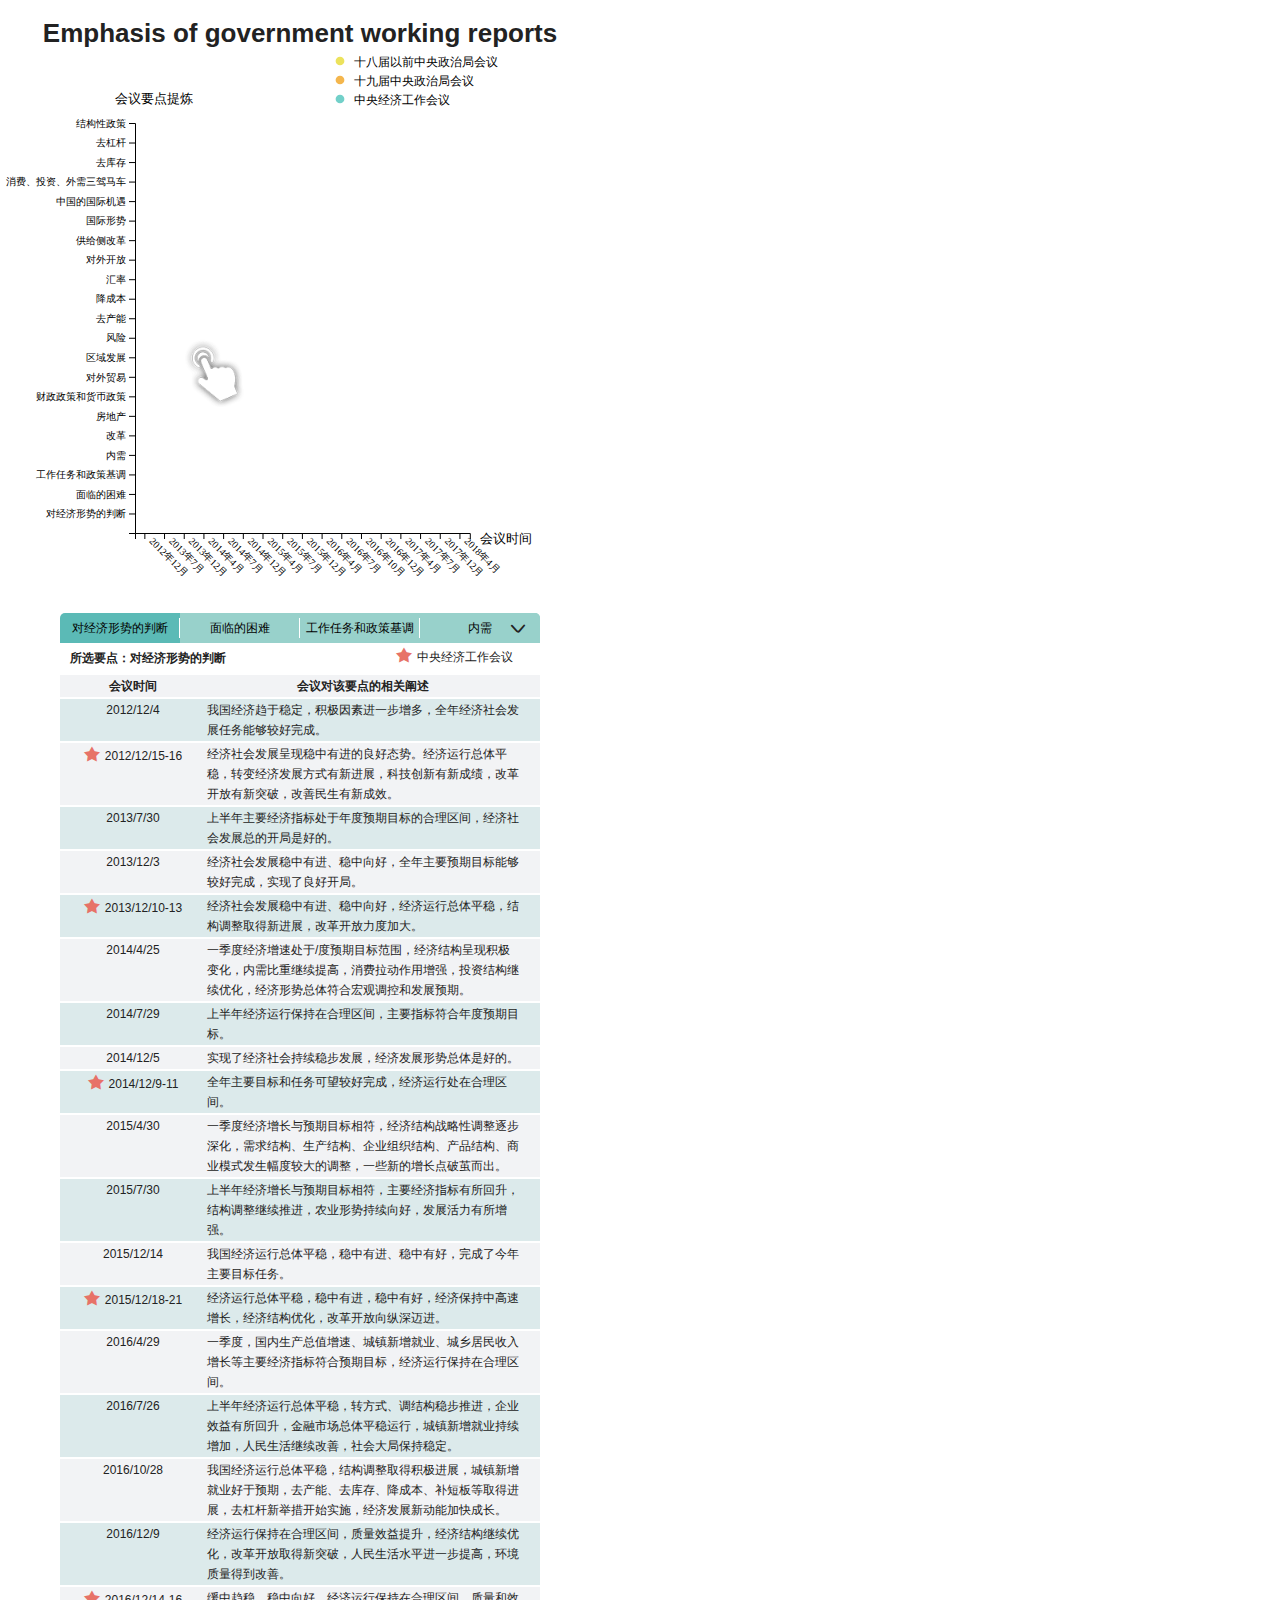
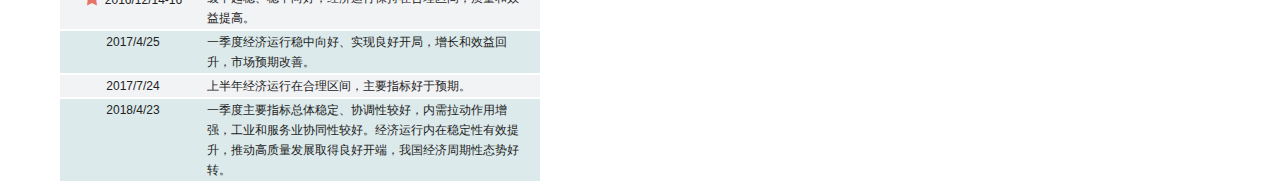
<file: index.html>
<!doctype html>
<html>
<head>
  <meta charset="utf-8">
  <title>Scatter</title>
  <meta name="description" content="Example Bubble chart implementation in JS. Based on NYT visualization">
  <meta name="author" content="Jim Vallandingham">
  <meta name="viewport" content="width=device-width,initial-scale=1">
  <link rel="stylesheet" href="css/reset.css">
  <link rel="stylesheet" href="css/scatter2.css">
  <link rel="stylesheet" href="iconfont/iconfont.css">
  <script src='js/jquery-3.2.1.min.js'></script>
</head>
<body>
  <div class="container">
    <h1>Emphasis of government working reports</h1>
    <br/>
    <div id="legendcontainer"><svg class="legend"></svg></div>
    <div id="vis">
    	<div class="hand"><img src="hand.png" width="80" /></div>
    </div>
    <div class="bottom">
      <ul class="pointlist">
        <li></li>
        <li></li>
        <li></li>
        <li class="borderchange special"></li>
        <li></li>
        <li></li>
        <li></li>
        <li class="borderchange"></li>
        <li></li>
        <li></li>
        <li></li>
        <li class="borderchange"></li>
        <li></li>
        <li></li>
        <li class="borderchange"></li>
        <li></li>
        <li></li>
        <li class="borderchange"></li>
        <li></li>
        <li></li>
        <li class="borderchange"></li>
        <i class="icon iconfont icon-jiantouxia icon1"></i>
      </ul>
      <div class="icon2"></div>
      <span id="icon3holder"><i id="icon3" class='icon iconfont icon-xingxing'></i>中央经济工作会议</span>
    </div>
  </div>

  <script src="js/d3.js"></script>
  <script src="js/legend.min.js"></script>
  <script src="js/scatter.js"></script>
  <script src="js/tabs.js"></script>
</body>
</html>
<script type="text/javascript">
// change into blue small dots
var arr=[9,11,12,7,3,24,20,22,15,19,18,17,4,
  33,29,42,51,60,60,57,62,36,
  46,47,48,49,50,56,55];

$(".dotboard").find(".dots").each(function () {
  console.log("1");
  for (var i = 0; i < arr.length; i++) {
      if ($(this).prop("id")==arr[i]) {
          $(this).css("r",5);
          console.log(d3.select(this)._groups[0][0]);
          // d3.select(this)._groups[0][0].attr("r",5)
      }
  }
})
// mouseover show details
var circles=mboard.selectAll("circle")
circles.on("mouseover", function (d,i) {
  console.log(i);
  var tool_tip =d3.select(".container").append("div")
                   .attr("class", "tooltip")
                   .style("opacity", 0);
    $(".hand").remove();
     tool_tip.html(changedetails[i])
             .style("left", (d3.event.pageX+10) + "px")
             .style("top", (d3.event.pageY-20) + "px")
             .style("background",$(this).css("fill"))
    if (d3.event.pageX>svgwidth*0.7) {
       tool_tip.style("left",d3.event.pageX-$(".tooltip").width()*1.3+ "px")
    }
    if (d3.event.pageY>svgheight*0.8) {
       tool_tip.style("top",d3.event.pageY-$(".tooltip").height()*1.2+ "px")
    }
    if ($(".tooltip").height()>svgheight*0.5) {
      tool_tip.style("top",d3.event.pageY-$(".tooltip").height()*0.6+ "px")
    }
     tool_tip.transition()
             .duration(500)
             .style("opacity",0.9)
   })
circles.on("mouseout",function () {$(".tooltip").remove()});
//legend
d3.select(".legend").append("g")
                   .attr("class", "legendOrdinal")
                   .attr("transform", "translate(10,10)");
var legendOrdinal = d3.legendColor()
                    .shape("path", d3.symbol().type(d3.symbolCircle).size(60)())
                    .shapePadding(5)
                    .scale(colorscale);
d3.select(".legendOrdinal")
      .style("font", "12px times")
      .attr("fill","black")
      .call(legendOrdinal);
$(".cell").eq(3).remove();
$(".cell").eq(4).remove();

</script>
</file>
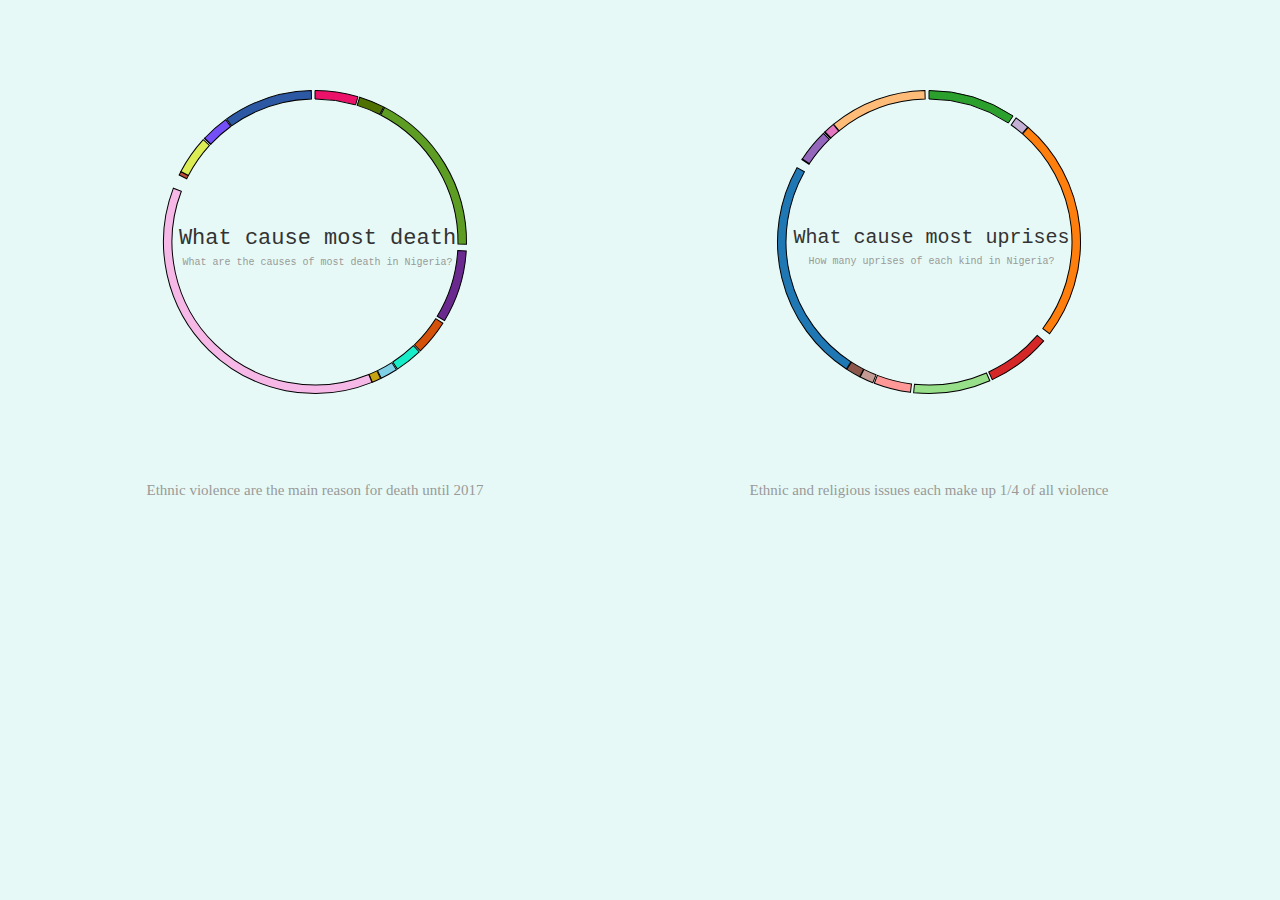
<file: conflict.html>
<!DOCTYPE html>
<html lang="en">
<head>
  <meta charset="UTF-8">
  <meta name="viewport" content="width=device-width, initial-scale=1.0">
  <meta http-equiv="X-UA-Compatible" content="ie=edge">
  <title>Reason of conflict in Nigeria</title>
</head>
<style media="screen">
*{margin:0;padding:0}
  #echarts{text-align: center;position: absolute; }
  #pieChart{position: absolute;z-index: 22;}
  #pieChart2{position: absolute;z-index: 22;margin-left:48%}

</style>
<body>
  <div id="echarts" style="width: 100%; height: 100%;background-color:rgb(206, 244, 238,0.5)">
    <div id="pieChart"></div>
    <div id="pieChart2"></div>
  </div>
</body>
</html>
<script type="text/javascript" src="js/d3.min.js"></script>
<script src="js/d3-scale-chromatic.min.js"></script>
<script type="text/javascript" src="js/d3.pie.min.js"></script>
<script type="text/javascript">
var data0=[];
d3.csv("reasons for violence.csv", function(data) {
    data.forEach(function(d) {
    d.death = +d.death;
    d["death percentage"] = +d["death percentage"];
    d.times=+d.times;
    });
    [...data0]=[...data];
    console.log(data0);
    let colors=["rgb(246, 185, 231)","rgb(93, 157, 36)","rgb(45, 89, 164)","rgb(235, 18, 105)","rgb(213, 82, 11)",
  "rgb(106, 41, 143)","rgb(23, 237, 201)","rgb(219, 236, 84)","rgb(78, 113, 1)","rgb(198, 163, 17)","rgb(127, 208, 231)",
  "rgb(116, 78, 246)","rgba(187, 77, 57)","rgb(46, 215, 139)"]
    let arr1=data0.map((d,i)=>{return{"label":d.issue,
                           "value":d.death,
                           "color":colors[i]}
    })
  console.log(arr1);
  // var blues = d3.scaleOrdinal(d3.schemeBlues[12]);
  var colorScale = d3.scaleOrdinal()
    .domain([0, 13])
    .range(d3.schemeCategory20);
  let arr2=data0.map((d,i)=>{return{"label":d.issue,
                         "value":d.times,
                         "color":colorScale(i)}
  })
console.log(arr2);
  var pie = new d3pie("pieChart", {
  	"header": {
  		"title": {
  			"text": "What cause most death",
  			"fontSize": 22,
  			"font": "courier"
  		},
  		"subtitle": {
  			"text": "What are the causes of most death in Nigeria?",
  			"color": "#999999",
  			"fontSize": 10,
  			"font": "courier"
  		},
  		"location": "pie-center",
  		"titleSubtitlePadding": 10
  	},
  	"footer": {
  		"text": "Ethnic violence are the main reason for death until 2017",
  		"color": "#999999",
  		"fontSize": 15,
  		"font": "open sans",
  		"location": "bottom-center"
  	},
  	"size": {
  		"canvasWidth": 630,
  		"pieInnerRadius": "95%",
  		"pieOuterRadius": "70%"
  	},
  	"data": {
  		"sortOrder": "label-desc",
  		"content":arr1
  	},
  	"labels": {
  		"outer": {
  			"format": "label-percentage1",
  			"pieDistance": 20
  		},
  		"inner": {
  			"format": "none"
  		},
  		"mainLabel": {
  			"fontSize": 11
  		},
  		"percentage": {
  			"color": "#999999",
  			"fontSize": 11,
  			"decimalPlaces": 0
  		},
  		"value": {
  			"color": "#cccc43",
  			"fontSize": 11
  		},
  		"lines": {
  			"enabled": true,
  			"color": "#777777"
  		},
  		"truncation": {
  			"enabled": true
  		}
  	},
  	"effects": {
  		"pullOutSegmentOnClick": {
  			"effect": "linear",
  			"speed": 400,
  			"size": 8
  		}
  	},
  	"misc": {
  		"colors": {
  			"segmentStroke": "#000000"
  		}
  	}
  });

  var pie2 = new d3pie("pieChart2", {
    "header": {
      "title": {
        "text": "What cause most uprises",
        "fontSize": 20,
        "font": "courier"
      },
      "subtitle": {
        "text": "How many uprises of each kind in Nigeria?",
        "color": "#999999",
        "fontSize": 10,
        "font": "courier"
      },
      "location": "pie-center",
      "titleSubtitlePadding": 10
    },
    "footer": {
      "text": "Ethnic and religious issues each make up 1/4 of all violence",
      "color": "#999999",
      "fontSize": 15,
      "font": "open sans",
      "location": "bottom-center"
    },
    "size": {
      "canvasWidth": 630,
      "pieInnerRadius": "95%",
      "pieOuterRadius": "70%"
    },
    "data": {
      "sortOrder": "label-desc",
      "content":arr2
    },
    "labels": {
      "outer": {
        "format": "label-percentage1",
        "pieDistance": 20
      },
      "inner": {
        "format": "none"
      },
      "mainLabel": {
        "fontSize": 11
      },
      "percentage": {
        "color": "#999999",
        "fontSize": 11,
        "decimalPlaces": 0
      },
      "value": {
        "color": "#cccc43",
        "fontSize": 11
      },
      "lines": {
        "enabled": true,
        "color": "#777777"
      },
      "truncation": {
        "enabled": true
      }
    },
    "effects": {
      "pullOutSegmentOnClick": {
        "effect": "linear",
        "speed": 400,
        "size": 8
      }
    },
    "misc": {
      "colors": {
        "segmentStroke": "#000000"
      }
    }
  });
});


</script>
</file>
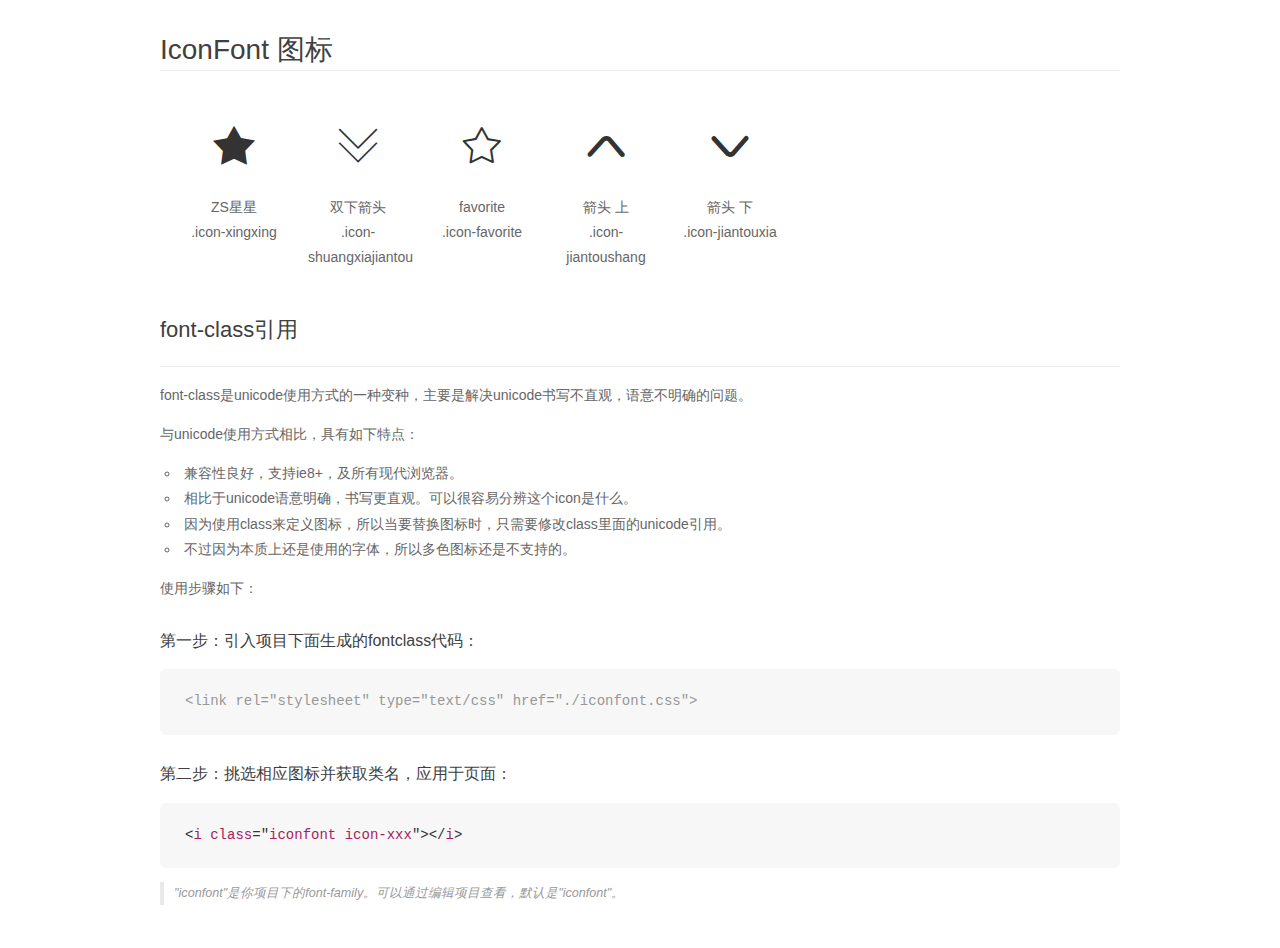
<file: iconfont/demo_fontclass.html>
<!DOCTYPE html>
<html>
<head>
    <meta charset="utf-8"/>
    <title>IconFont</title>
    <link rel="stylesheet" href="demo.css">
    <link rel="stylesheet" href="iconfont.css">
</head>
<body>
    <div class="main markdown">
        <h1>IconFont 图标</h1>
        <ul class="icon_lists clear">
            
                <li>
                <i class="icon iconfont icon-xingxing"></i>
                    <div class="name">ZS星星</div>
                    <div class="fontclass">.icon-xingxing</div>
                </li>
            
                <li>
                <i class="icon iconfont icon-shuangxiajiantou"></i>
                    <div class="name">双下箭头</div>
                    <div class="fontclass">.icon-shuangxiajiantou</div>
                </li>
            
                <li>
                <i class="icon iconfont icon-favorite"></i>
                    <div class="name">favorite</div>
                    <div class="fontclass">.icon-favorite</div>
                </li>
            
                <li>
                <i class="icon iconfont icon-jiantoushang"></i>
                    <div class="name">箭头 上</div>
                    <div class="fontclass">.icon-jiantoushang</div>
                </li>
            
                <li>
                <i class="icon iconfont icon-jiantouxia"></i>
                    <div class="name">箭头 下</div>
                    <div class="fontclass">.icon-jiantouxia</div>
                </li>
            
        </ul>

        <h2 id="font-class-">font-class引用</h2>
        <hr>

        <p>font-class是unicode使用方式的一种变种，主要是解决unicode书写不直观，语意不明确的问题。</p>
        <p>与unicode使用方式相比，具有如下特点：</p>
        <ul>
        <li>兼容性良好，支持ie8+，及所有现代浏览器。</li>
        <li>相比于unicode语意明确，书写更直观。可以很容易分辨这个icon是什么。</li>
        <li>因为使用class来定义图标，所以当要替换图标时，只需要修改class里面的unicode引用。</li>
        <li>不过因为本质上还是使用的字体，所以多色图标还是不支持的。</li>
        </ul>
        <p>使用步骤如下：</p>
        <h3 id="-fontclass-">第一步：引入项目下面生成的fontclass代码：</h3>


        <pre><code class="lang-js hljs javascript"><span class="hljs-comment">&lt;link rel="stylesheet" type="text/css" href="./iconfont.css"&gt;</span></code></pre>
        <h3 id="-">第二步：挑选相应图标并获取类名，应用于页面：</h3>
        <pre><code class="lang-css hljs">&lt;<span class="hljs-selector-tag">i</span> <span class="hljs-selector-tag">class</span>="<span class="hljs-selector-tag">iconfont</span> <span class="hljs-selector-tag">icon-xxx</span>"&gt;&lt;/<span class="hljs-selector-tag">i</span>&gt;</code></pre>
        <blockquote>
        <p>"iconfont"是你项目下的font-family。可以通过编辑项目查看，默认是"iconfont"。</p>
        </blockquote>
    </div>
</body>
</html>
</file>
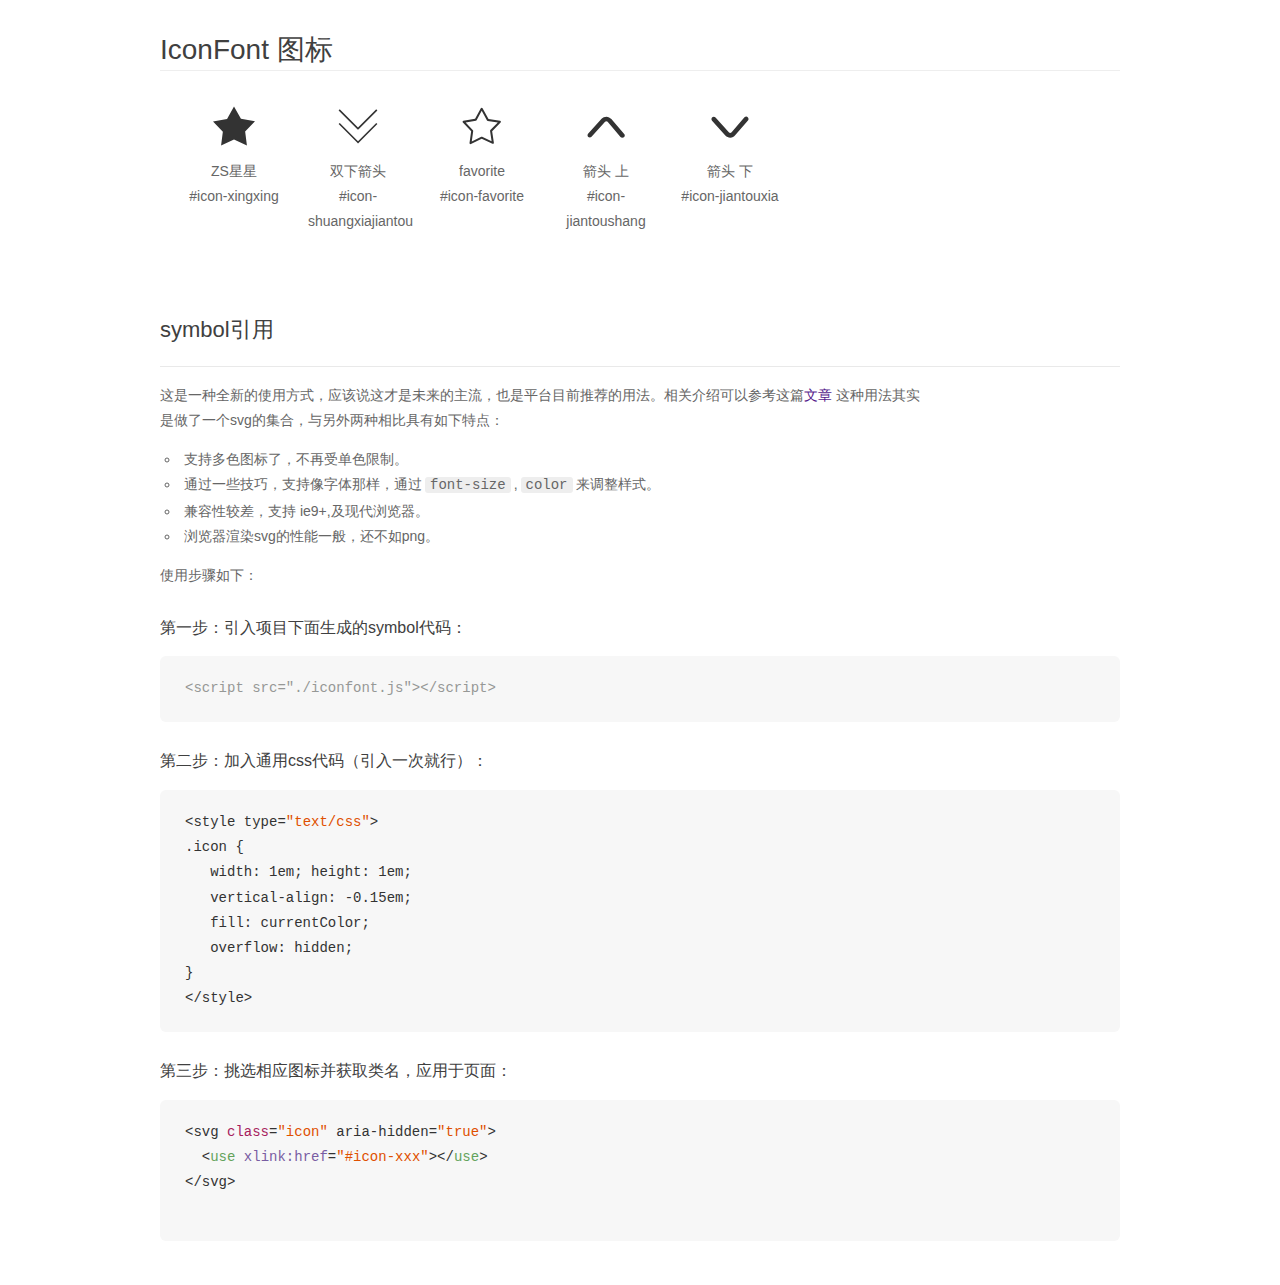
<file: iconfont/demo_symbol.html>
<!DOCTYPE html>
<html>
<head>
    <meta charset="utf-8"/>
    <title>IconFont</title>
    <link rel="stylesheet" href="demo.css">
    <script src="iconfont.js"></script>

    <style type="text/css">
        .icon {
          /* 通过设置 font-size 来改变图标大小 */
          width: 1em; height: 1em;
          /* 图标和文字相邻时，垂直对齐 */
          vertical-align: -0.15em;
          /* 通过设置 color 来改变 SVG 的颜色/fill */
          fill: currentColor;
          /* path 和 stroke 溢出 viewBox 部分在 IE 下会显示
             normalize.css 中也包含这行 */
          overflow: hidden;
        }

    </style>
</head>
<body>
    <div class="main markdown">
        <h1>IconFont 图标</h1>
        <ul class="icon_lists clear">
            
                <li>
                    <svg class="icon" aria-hidden="true">
                        <use xlink:href="#icon-xingxing"></use>
                    </svg>
                    <div class="name">ZS星星</div>
                    <div class="fontclass">#icon-xingxing</div>
                </li>
            
                <li>
                    <svg class="icon" aria-hidden="true">
                        <use xlink:href="#icon-shuangxiajiantou"></use>
                    </svg>
                    <div class="name">双下箭头</div>
                    <div class="fontclass">#icon-shuangxiajiantou</div>
                </li>
            
                <li>
                    <svg class="icon" aria-hidden="true">
                        <use xlink:href="#icon-favorite"></use>
                    </svg>
                    <div class="name">favorite</div>
                    <div class="fontclass">#icon-favorite</div>
                </li>
            
                <li>
                    <svg class="icon" aria-hidden="true">
                        <use xlink:href="#icon-jiantoushang"></use>
                    </svg>
                    <div class="name">箭头 上</div>
                    <div class="fontclass">#icon-jiantoushang</div>
                </li>
            
                <li>
                    <svg class="icon" aria-hidden="true">
                        <use xlink:href="#icon-jiantouxia"></use>
                    </svg>
                    <div class="name">箭头 下</div>
                    <div class="fontclass">#icon-jiantouxia</div>
                </li>
            
        </ul>


        <h2 id="symbol-">symbol引用</h2>
        <hr>

        <p>这是一种全新的使用方式，应该说这才是未来的主流，也是平台目前推荐的用法。相关介绍可以参考这篇<a href="">文章</a>
        这种用法其实是做了一个svg的集合，与另外两种相比具有如下特点：</p>
        <ul>
          <li>支持多色图标了，不再受单色限制。</li>
          <li>通过一些技巧，支持像字体那样，通过<code>font-size</code>,<code>color</code>来调整样式。</li>
          <li>兼容性较差，支持 ie9+,及现代浏览器。</li>
          <li>浏览器渲染svg的性能一般，还不如png。</li>
        </ul>
        <p>使用步骤如下：</p>
        <h3 id="-symbol-">第一步：引入项目下面生成的symbol代码：</h3>
        <pre><code class="lang-js hljs javascript"><span class="hljs-comment">&lt;script src="./iconfont.js"&gt;&lt;/script&gt;</span></code></pre>
        <h3 id="-css-">第二步：加入通用css代码（引入一次就行）：</h3>
        <pre><code class="lang-js hljs javascript">&lt;style type=<span class="hljs-string">"text/css"</span>&gt;
.icon {
   width: <span class="hljs-number">1</span>em; height: <span class="hljs-number">1</span>em;
   vertical-align: <span class="hljs-number">-0.15</span>em;
   fill: currentColor;
   overflow: hidden;
}
&lt;<span class="hljs-regexp">/style&gt;</span></code></pre>
        <h3 id="-">第三步：挑选相应图标并获取类名，应用于页面：</h3>
        <pre><code class="lang-js hljs javascript">&lt;svg <span class="hljs-class"><span class="hljs-keyword">class</span></span>=<span class="hljs-string">"icon"</span> aria-hidden=<span class="hljs-string">"true"</span>&gt;<span class="xml"><span class="hljs-tag">
  &lt;<span class="hljs-name">use</span> <span class="hljs-attr">xlink:href</span>=<span class="hljs-string">"#icon-xxx"</span>&gt;</span><span class="hljs-tag">&lt;/<span class="hljs-name">use</span>&gt;</span>
</span>&lt;<span class="hljs-regexp">/svg&gt;
        </span></code></pre>
    </div>
</body>
</html>
</file>
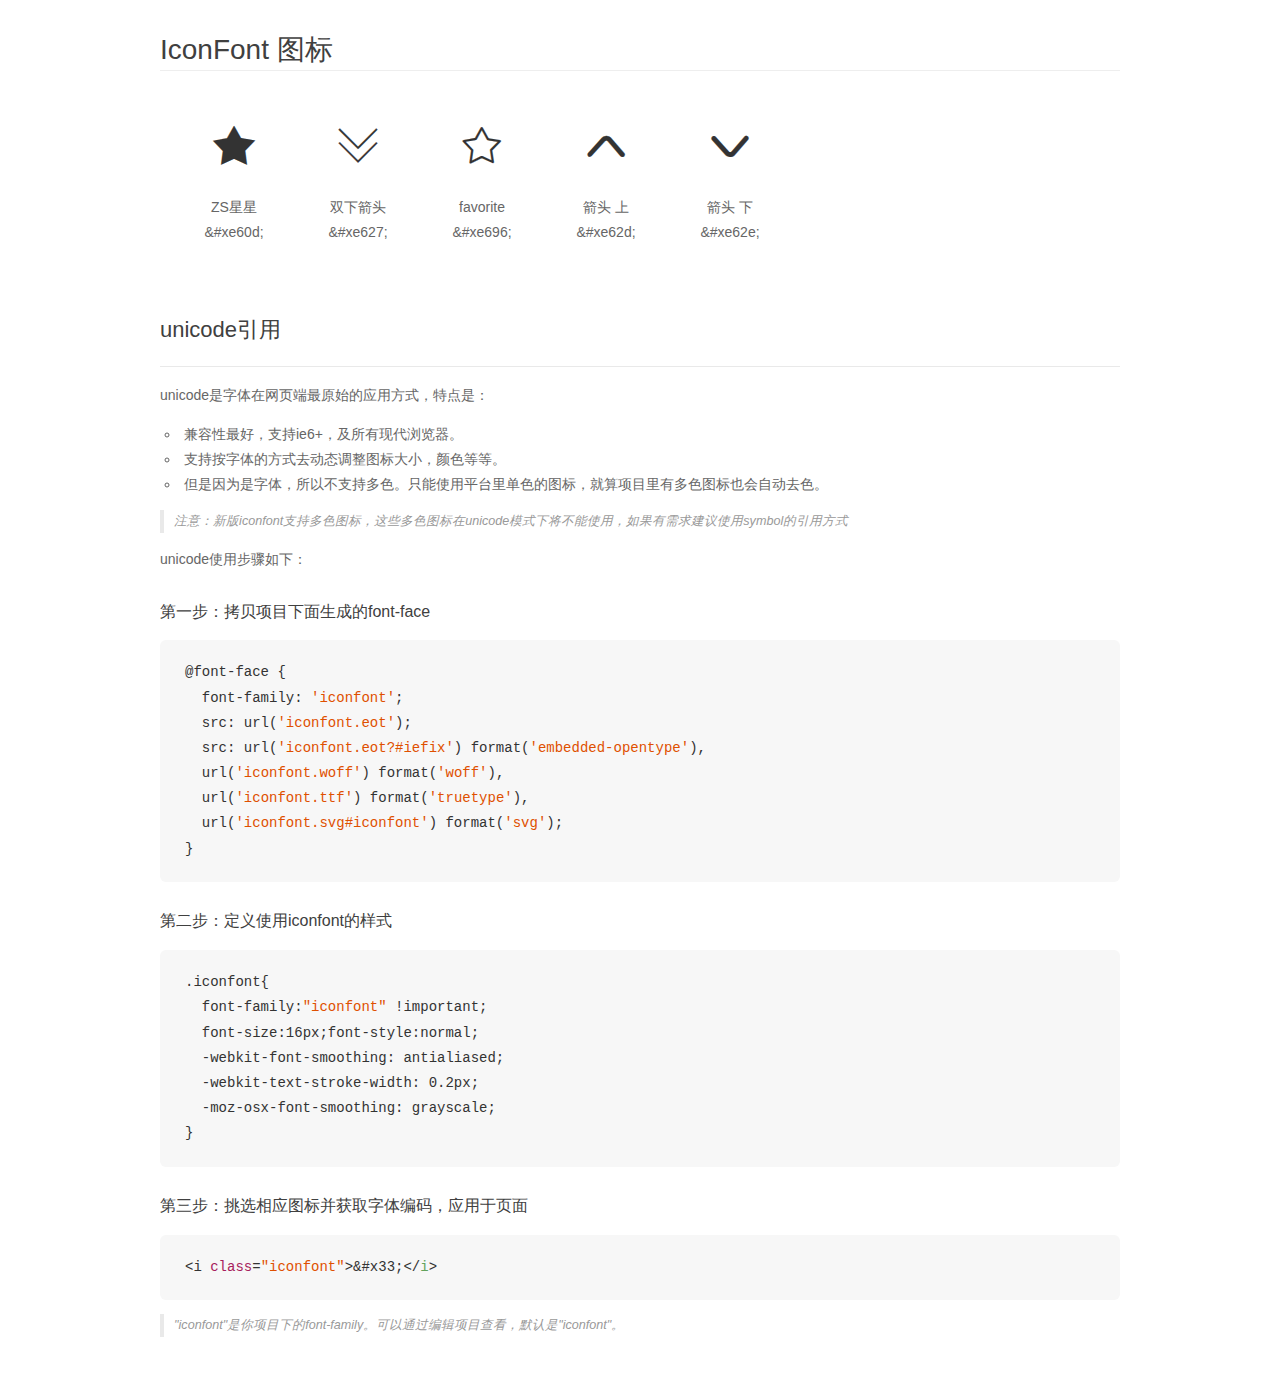
<file: iconfont/demo_unicode.html>
<!DOCTYPE html>
<html>
<head>
    <meta charset="utf-8"/>
    <title>IconFont</title>
    <link rel="stylesheet" href="demo.css">

    <style type="text/css">

        @font-face {font-family: "iconfont";
          src: url('iconfont.eot'); /* IE9*/
          src: url('iconfont.eot#iefix') format('embedded-opentype'), /* IE6-IE8 */
          url('iconfont.woff') format('woff'), /* chrome, firefox */
          url('iconfont.ttf') format('truetype'), /* chrome, firefox, opera, Safari, Android, iOS 4.2+*/
          url('iconfont.svg#iconfont') format('svg'); /* iOS 4.1- */
        }

        .iconfont {
          font-family:"iconfont" !important;
          font-size:16px;
          font-style:normal;
          -webkit-font-smoothing: antialiased;
          -webkit-text-stroke-width: 0.2px;
          -moz-osx-font-smoothing: grayscale;
        }

    </style>
</head>
<body>
    <div class="main markdown">
        <h1>IconFont 图标</h1>
        <ul class="icon_lists clear">
            
                <li>
                <i class="icon iconfont">&#xe60d;</i>
                    <div class="name">ZS星星</div>
                    <div class="code">&amp;#xe60d;</div>
                </li>
            
                <li>
                <i class="icon iconfont">&#xe627;</i>
                    <div class="name">双下箭头</div>
                    <div class="code">&amp;#xe627;</div>
                </li>
            
                <li>
                <i class="icon iconfont">&#xe696;</i>
                    <div class="name">favorite</div>
                    <div class="code">&amp;#xe696;</div>
                </li>
            
                <li>
                <i class="icon iconfont">&#xe62d;</i>
                    <div class="name">箭头 上</div>
                    <div class="code">&amp;#xe62d;</div>
                </li>
            
                <li>
                <i class="icon iconfont">&#xe62e;</i>
                    <div class="name">箭头 下</div>
                    <div class="code">&amp;#xe62e;</div>
                </li>
            
        </ul>
        <h2 id="unicode-">unicode引用</h2>
        <hr>

        <p>unicode是字体在网页端最原始的应用方式，特点是：</p>
        <ul>
        <li>兼容性最好，支持ie6+，及所有现代浏览器。</li>
        <li>支持按字体的方式去动态调整图标大小，颜色等等。</li>
        <li>但是因为是字体，所以不支持多色。只能使用平台里单色的图标，就算项目里有多色图标也会自动去色。</li>
        </ul>
        <blockquote>
        <p>注意：新版iconfont支持多色图标，这些多色图标在unicode模式下将不能使用，如果有需求建议使用symbol的引用方式</p>
        </blockquote>
        <p>unicode使用步骤如下：</p>
        <h3 id="-font-face">第一步：拷贝项目下面生成的font-face</h3>
        <pre><code class="lang-js hljs javascript">@font-face {
  font-family: <span class="hljs-string">'iconfont'</span>;
  src: url(<span class="hljs-string">'iconfont.eot'</span>);
  src: url(<span class="hljs-string">'iconfont.eot?#iefix'</span>) format(<span class="hljs-string">'embedded-opentype'</span>),
  url(<span class="hljs-string">'iconfont.woff'</span>) format(<span class="hljs-string">'woff'</span>),
  url(<span class="hljs-string">'iconfont.ttf'</span>) format(<span class="hljs-string">'truetype'</span>),
  url(<span class="hljs-string">'iconfont.svg#iconfont'</span>) format(<span class="hljs-string">'svg'</span>);
}
</code></pre>
        <h3 id="-iconfont-">第二步：定义使用iconfont的样式</h3>
        <pre><code class="lang-js hljs javascript">.iconfont{
  font-family:<span class="hljs-string">"iconfont"</span> !important;
  font-size:<span class="hljs-number">16</span>px;font-style:normal;
  -webkit-font-smoothing: antialiased;
  -webkit-text-stroke-width: <span class="hljs-number">0.2</span>px;
  -moz-osx-font-smoothing: grayscale;
}
</code></pre>
        <h3 id="-">第三步：挑选相应图标并获取字体编码，应用于页面</h3>
        <pre><code class="lang-js hljs javascript">&lt;i <span class="hljs-class"><span class="hljs-keyword">class</span></span>=<span class="hljs-string">"iconfont"</span>&gt;&amp;#x33;<span class="xml"><span class="hljs-tag">&lt;/<span class="hljs-name">i</span>&gt;</span></span></code></pre>

        <blockquote>
        <p>"iconfont"是你项目下的font-family。可以通过编辑项目查看，默认是"iconfont"。</p>
        </blockquote>
    </div>


</body>
</html>
</file>
<file: css/scatter2.css>
h1{text-align: center;}
p{text-align: center;}
.container {
  max-width: 600px;
  height: auto;
  position: relative;
  /*margin: auto;*/
}
.bottom{position: relative;height: auto;margin-left: 10%;margin-top: 30px;margin-right: 10%;}

.pointlist{
  width: 100%;
  height: 25px;
  list-style:none;
  margin: 0px;
  padding: 0px;position: absolute;left: 0;
  /* overflow: hidden; */
}
.pointlist .icon1{position: absolute;width: 30px;padding-top:6px;
 height: 24px;background-color:rgb(152, 209, 203);float: left;transform: translateX(-30px);
 border-top-right-radius: 5px;}
.pointlist li{text-align: center;
              vertical-align: bottom;
              width:25%;
              font-size: 12px;
              line-height: 20px;
              background-color: rgb(152, 209, 203);
              height: 30px;
              margin: 0;
              display: inline-block;
              float:left;}
.pointlist li:first-child{border-top-left-radius: 5px;}
.pointlist li:nth-child(4){border-top-right-radius: 5px;}
.pointlist li:nth-child(n+13){width: 33.33333%}

.pointlist li a{display: block;height: 20px; box-sizing: border-box;
  border-right: 1px solid white;color: black;vertical-align: top;
text-decoration: none;padding-left: 5px;padding-right: 5px;margin-top:5px;}
.pointlist .borderchange a{border-right:1px solid rgb(152, 209, 203)}

.pointlist li table {position: absolute;display: none;width: 100%;height: auto;font-size: 12px;
  left: 0;top:30px;overflow: hidden;z-index: -200;max-height: 460px;}
.pointlist li table tr{clear: both;float: none;background-color: #eee;margin-top: 0px;border-top: 2px solid #fff;}
.pointlist li table:first-child{display: block;}
.pointlist li table caption{height: 30px;line-height: 30px;font-size: 12px;font-weight:600;text-align: left;padding-left: 10px;}
.pointlist li table tr:nth-child(2n){background-color: rgb(220,234,235)}
.pointlist li table tr:nth-child(2n+1){background-color: rgb(242,243,245)}
.pointlist li table tr td:first-child,.pointlist li table tr th:first-child{width: 30%;float: left;}
.pointlist li table tr td:last-child,.pointlist li table tr th:last-child{width: 65%;float: left;text-align: center;}
.pointlist li table tr td:last-child{text-align: left;}

.icon2{position: absolute;left: 50%;top:495px;}
.icon2 i{font-size:22px;}

#icon3holder {position: absolute;left:70%;top:35px;line-height: 15px;font-size:12px;
z-index: -200}
#icon3{width: 20px;height: 20px;fill:rgb(231, 114, 104);color:rgb(231, 114, 104);
background-color: none!important;padding-right:5px;}

/* 散点图*/
#legendcontainer {
  position: absolute;
  left: 55%;
  top:6%;
  width: 30%;
  height: 12%;
}
.legend{
  width: 100%;
  height: 100%;
}

#vis {
  width: 100%;
  height: 500px;
  clear: both;
  margin-bottom: 10px;
  position: relative;
}
.tooltip {
  position: absolute;
  width: 20%;
  height:auto;
  top:0;
  left:0;
  font-size:10px;
  -moz-border-radius:5px;
	border-radius: 5px;
  border: 2px solid #000;
  background: #e4e36c;
	opacity: .3;
  color: black;
	padding: 10px;
  z-index: 10;
}
.hand{position: absolute;left:30%;top: 50%;}

@media (max-width:600px) {
  svg{padding-left:5%}
  .xtext, .ytext {font-size: 9px;}
  g.xaxis, g.yaxis{font-size: 8px;}
  .tooltip {width: 30%}
  #legendcontainer {
    position: relative;
    width: 100%;
    height: 60px;
    left: 0;top:0;
  }
  .legend{
    position: absolute;
    font-size: 10px;
    width: 50%;
    height: 100%;
    left: 0;
    top: 0;
    right: 0;
    bottom: 0;
    overflow: auto;
    margin: auto;
    padding: 0 auto;
    -webkit-transform: translateX(20%);
    -ms-transform: translateX(20%);
    transform: translateX(20%);
  }
  .bottom{margin-left:5%;margin-right:5%;}
  .pointlist li a{padding: 0;font-size:9px;padding: 0;}
  .pointlist li table {position: absolute;width: 100%;height: auto;font-size: 9px;
    left: 0;top:30px;overflow: hidden;z-index: -200;max-height:460px;}
  .pointlist li table caption{font-size: 9px;}
  #icon3holder{font-size:9px;}
}
</file>
<file: iconfont/iconfont.css>
@font-face {font-family: "iconfont";
  src: url('iconfont.eot?t=1525342941959'); /* IE9*/
  src: url('iconfont.eot?t=1525342941959#iefix') format('embedded-opentype'), /* IE6-IE8 */
  url('[data-uri]') format('woff'),
  url('iconfont.ttf?t=1525342941959') format('truetype'), /* chrome, firefox, opera, Safari, Android, iOS 4.2+*/
  url('iconfont.svg?t=1525342941959#iconfont') format('svg'); /* iOS 4.1- */
}

.iconfont {
  font-family:"iconfont" !important;
  font-size:16px;
  font-style:normal;
  -webkit-font-smoothing: antialiased;
  -moz-osx-font-smoothing: grayscale;
}

.icon-xingxing:before { content: "\e60d"; }

.icon-shuangxiajiantou:before { content: "\e627"; }

.icon-favorite:before { content: "\e696"; }

.icon-jiantoushang:before { content: "\e62d"; }

.icon-jiantouxia:before { content: "\e62e"; }
</file>
<file: iconfont/demo.css>
*{margin: 0;padding: 0;list-style: none;}
/*
KISSY CSS Reset
理念：1. reset 的目的不是清除浏览器的默认样式，这仅是部分工作。清除和重置是紧密不可分的。
2. reset 的目的不是让默认样式在所有浏览器下一致，而是减少默认样式有可能带来的问题。
3. reset 期望提供一套普适通用的基础样式。但没有银弹，推荐根据具体需求，裁剪和修改后再使用。
特色：1. 适应中文；2. 基于最新主流浏览器。
维护：玉伯<lifesinger@gmail.com>, 正淳<ragecarrier@gmail.com>
 */

/** 清除内外边距 **/
body, h1, h2, h3, h4, h5, h6, hr, p, blockquote, /* structural elements 结构元素 */
dl, dt, dd, ul, ol, li, /* list elements 列表元素 */
pre, /* text formatting elements 文本格式元素 */
form, fieldset, legend, button, input, textarea, /* form elements 表单元素 */
th, td /* table elements 表格元素 */ {
  margin: 0;
  padding: 0;
}

/** 设置默认字体 **/
body,
button, input, select, textarea /* for ie */ {
  font: 12px/1.5 tahoma, arial, \5b8b\4f53, sans-serif;
}
h1, h2, h3, h4, h5, h6 { font-size: 100%; }
address, cite, dfn, em, var { font-style: normal; } /* 将斜体扶正 */
code, kbd, pre, samp { font-family: courier new, courier, monospace; } /* 统一等宽字体 */
small { font-size: 12px; } /* 小于 12px 的中文很难阅读，让 small 正常化 */

/** 重置列表元素 **/
ul, ol { list-style: none; }

/** 重置文本格式元素 **/
a { text-decoration: none; }
a:hover { text-decoration: underline; }


/** 重置表单元素 **/
legend { color: #000; } /* for ie6 */
fieldset, img { border: 0; } /* img 搭车：让链接里的 img 无边框 */
button, input, select, textarea { font-size: 100%; } /* 使得表单元素在 ie 下能继承字体大小 */
/* 注：optgroup 无法扶正 */

/** 重置表格元素 **/
table { border-collapse: collapse; border-spacing: 0; }

/* 清除浮动 */
.ks-clear:after, .clear:after {
  content: '\20';
  display: block;
  height: 0;
  clear: both;
}
.ks-clear, .clear {
  *zoom: 1;
}

.main {
  padding: 30px 100px;
width: 960px;
margin: 0 auto;
}
.main h1{font-size:36px; color:#333; text-align:left;margin-bottom:30px; border-bottom: 1px solid #eee;}

.helps{margin-top:40px;}
.helps pre{
  padding:20px;
  margin:10px 0;
  border:solid 1px #e7e1cd;
  background-color: #fffdef;
  overflow: auto;
}

.icon_lists{
  width: 100% !important;

}

.icon_lists li{
  float:left;
  width: 100px;
  height:180px;
  text-align: center;
  list-style: none !important;
}
.icon_lists .icon{
  font-size: 42px;
  line-height: 100px;
  margin: 10px 0;
  color:#333;
  -webkit-transition: font-size 0.25s ease-out 0s;
  -moz-transition: font-size 0.25s ease-out 0s;
  transition: font-size 0.25s ease-out 0s;

}
.icon_lists .icon:hover{
  font-size: 100px;
}



.markdown {
  color: #666;
  font-size: 14px;
  line-height: 1.8;
}

.highlight {
  line-height: 1.5;
}

.markdown img {
  vertical-align: middle;
  max-width: 100%;
}

.markdown h1 {
  color: #404040;
  font-weight: 500;
  line-height: 40px;
  margin-bottom: 24px;
}

.markdown h2,
.markdown h3,
.markdown h4,
.markdown h5,
.markdown h6 {
  color: #404040;
  margin: 1.6em 0 0.6em 0;
  font-weight: 500;
  clear: both;
}

.markdown h1 {
  font-size: 28px;
}

.markdown h2 {
  font-size: 22px;
}

.markdown h3 {
  font-size: 16px;
}

.markdown h4 {
  font-size: 14px;
}

.markdown h5 {
  font-size: 12px;
}

.markdown h6 {
  font-size: 12px;
}

.markdown hr {
  height: 1px;
  border: 0;
  background: #e9e9e9;
  margin: 16px 0;
  clear: both;
}

.markdown p,
.markdown pre {
  margin: 1em 0;
}

.markdown > p,
.markdown > blockquote,
.markdown > .highlight,
.markdown > ol,
.markdown > ul {
  width: 80%;
}

.markdown ul > li {
  list-style: circle;
}

.markdown > ul li,
.markdown blockquote ul > li {
  margin-left: 20px;
  padding-left: 4px;
}

.markdown > ul li p,
.markdown > ol li p {
  margin: 0.6em 0;
}

.markdown ol > li {
  list-style: decimal;
}

.markdown > ol li,
.markdown blockquote ol > li {
  margin-left: 20px;
  padding-left: 4px;
}

.markdown code {
  margin: 0 3px;
  padding: 0 5px;
  background: #eee;
  border-radius: 3px;
}

.markdown pre {
  border-radius: 6px;
  background: #f7f7f7;
  padding: 20px;
}

.markdown pre code {
  border: none;
  background: #f7f7f7;
  margin: 0;
}

.markdown strong,
.markdown b {
  font-weight: 600;
}

.markdown > table {
  border-collapse: collapse;
  border-spacing: 0px;
  empty-cells: show;
  border: 1px solid #e9e9e9;
  width: 95%;
  margin-bottom: 24px;
}

.markdown > table th {
  white-space: nowrap;
  color: #333;
  font-weight: 600;

}

.markdown > table th,
.markdown > table td {
  border: 1px solid #e9e9e9;
  padding: 8px 16px;
  text-align: left;
}

.markdown > table th {
  background: #F7F7F7;
}

.markdown blockquote {
  font-size: 90%;
  color: #999;
  border-left: 4px solid #e9e9e9;
  padding-left: 0.8em;
  margin: 1em 0;
  font-style: italic;
}

.markdown blockquote p {
  margin: 0;
}

.markdown .anchor {
  opacity: 0;
  transition: opacity 0.3s ease;
  margin-left: 8px;
}

.markdown .waiting {
  color: #ccc;
}

.markdown h1:hover .anchor,
.markdown h2:hover .anchor,
.markdown h3:hover .anchor,
.markdown h4:hover .anchor,
.markdown h5:hover .anchor,
.markdown h6:hover .anchor {
  opacity: 1;
  display: inline-block;
}

.markdown > br,
.markdown > p > br {
  clear: both;
}


.hljs {
  display: block;
  background: white;
  padding: 0.5em;
  color: #333333;
  overflow-x: auto;
}

.hljs-comment,
.hljs-meta {
  color: #969896;
}

.hljs-string,
.hljs-variable,
.hljs-template-variable,
.hljs-strong,
.hljs-emphasis,
.hljs-quote {
  color: #df5000;
}

.hljs-keyword,
.hljs-selector-tag,
.hljs-type {
  color: #a71d5d;
}

.hljs-literal,
.hljs-symbol,
.hljs-bullet,
.hljs-attribute {
  color: #0086b3;
}

.hljs-section,
.hljs-name {
  color: #63a35c;
}

.hljs-tag {
  color: #333333;
}

.hljs-title,
.hljs-attr,
.hljs-selector-id,
.hljs-selector-class,
.hljs-selector-attr,
.hljs-selector-pseudo {
  color: #795da3;
}

.hljs-addition {
  color: #55a532;
  background-color: #eaffea;
}

.hljs-deletion {
  color: #bd2c00;
  background-color: #ffecec;
}

.hljs-link {
  text-decoration: underline;
}

pre{
  background: #fff;
}
</file>
